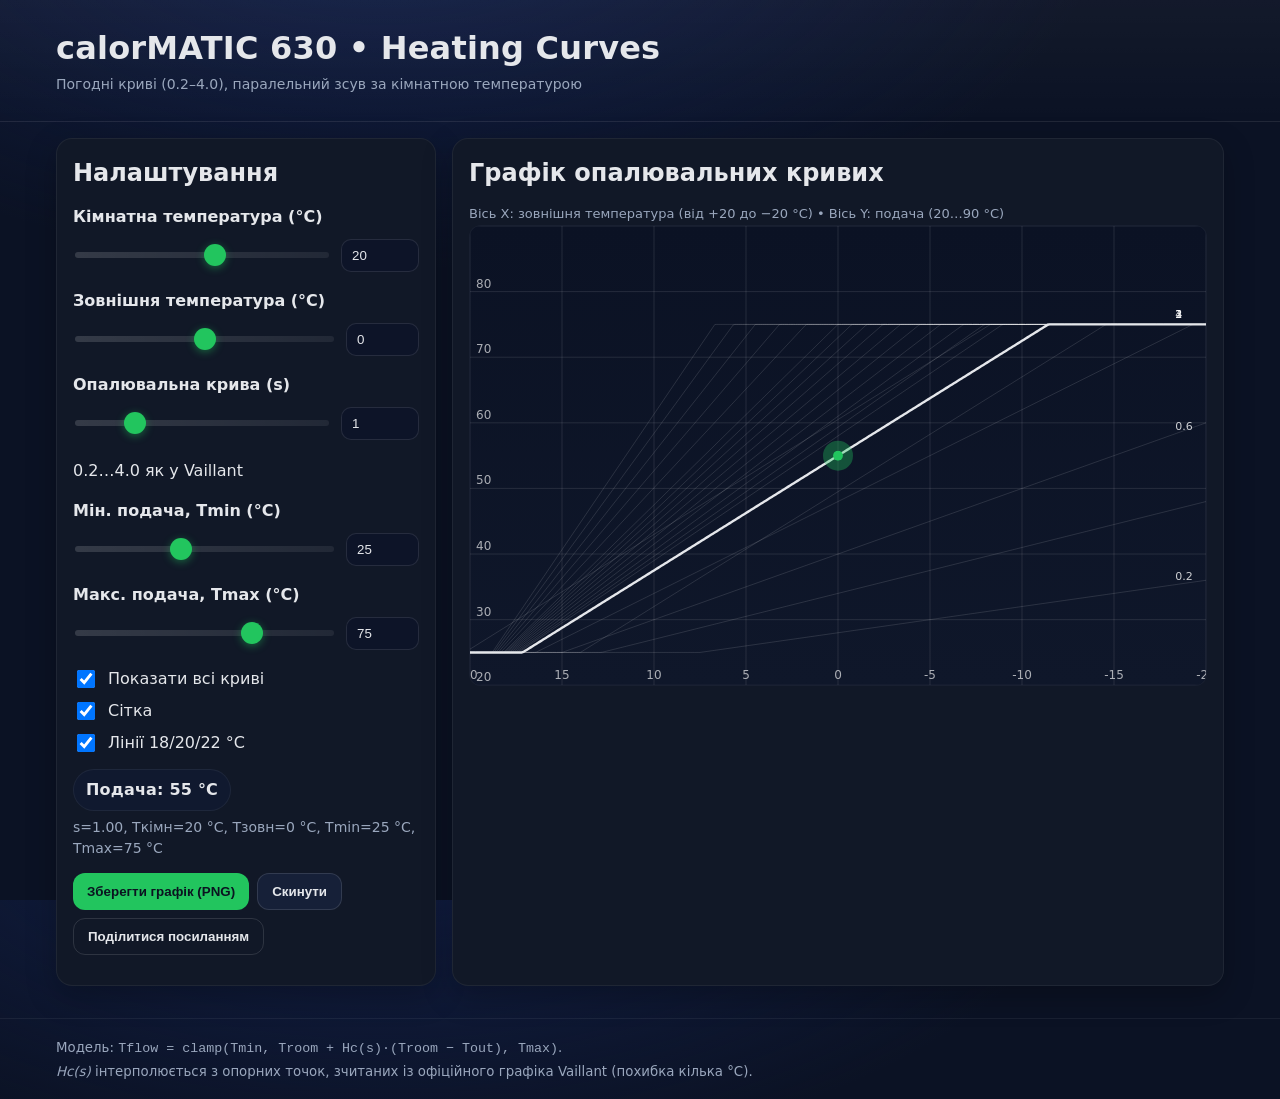
<file: app/index.html>
<!doctype html>
<html lang="uk">
<head>
  <meta charset="utf-8" />
  <meta name="viewport" content="width=device-width,initial-scale=1" />
  <title>calorMATIC 630 • Heating Curves</title>
  <link rel="stylesheet" href="styles.css" />
  <meta name="theme-color" content="#0b1224" />
</head>
<body>
  <header class="site-header">
    <div class="container">
      <h1>calorMATIC 630 • Heating Curves</h1>
      <p class="subtitle">Погодні криві (0.2–4.0), паралельний зсув за кімнатною температурою</p>
    </div>
  </header>

  <main class="container grid">
    <!-- Controls -->
    <section class="card controls">
      <h2>Налаштування</h2>

      <div class="field">
        <label for="room">Кімнатна температура (°C)</label>
        <div class="control">
          <input id="room" type="range" min="15" max="24" step="0.1" value="20">
          <input id="roomNum" class="num" type="number" min="15" max="24" step="0.1" value="20">
        </div>
      </div>

      <div class="field">
        <label for="tout">Зовнішня температура (°C)</label>
        <div class="control">
          <input id="tout" type="range" min="-20" max="20" step="1" value="0">
          <input id="toutNum" class="num" type="number" min="-20" max="20" step="1" value="0">
        </div>
      </div>

      <div class="field">
        <label for="slope">Опалювальна крива (s)</label>
        <div class="control">
          <input id="slope" type="range" min="0.2" max="4.0" step="0.1" value="1.0">
          <input id="slopeNum" class="num" type="number" min="0.2" max="4.0" step="0.1" value="1.0">
        </div>
        <p class="hint">0.2…4.0 як у Vaillant</p>
      </div>

      <div class="field">
        <label for="tmin">Мін. подача, Tmin (°C)</label>
        <div class="control">
          <input id="tmin" type="range" min="15" max="40" step="1" value="25">
          <input id="tminNum" class="num" type="number" min="15" max="40" step="1" value="25">
        </div>
      </div>

      <div class="field">
        <label for="tmax">Макс. подача, Tmax (°C)</label>
        <div class="control">
          <!-- ✅ як просили: мінімально допустиме значення для Tmax = 40 -->
          <input id="tmax" type="range" min="40" max="90" step="1" value="75">
          <input id="tmaxNum" class="num" type="number" min="40" max="90" step="1" value="75">
        </div>
      </div>

      <div class="switches">
        <label class="switch">
          <input id="showAll" type="checkbox" checked>
          <span>Показати всі криві</span>
        </label>
        <label class="switch">
          <input id="showGrid" type="checkbox" checked>
          <span>Сітка</span>
        </label>
        <label class="switch">
          <input id="showGuides" type="checkbox" checked>
          <span>Лінії 18/20/22 °C</span>
        </label>
      </div>

      <div class="result">
        <div class="pill" id="resultPill">Подача: — °C</div>
        <div class="meta" id="metaText">s=1.0, Tкімн=20.0 °C, Tзовн=0 °C, Tmin=25 °C, Tmax=75 °C</div>
      </div>

      <div class="actions">
        <button id="savePng" class="btn primary">Зберегти графік (PNG)</button>
        <button id="reset" class="btn">Скинути</button>
        <button id="share" class="btn ghost">Поділитися посиланням</button>
      </div>

    </section>

    
    <!-- Chart -->
    <section class="card chart">
      <div class="chart-head">
        <h2>Графік опалювальних кривих</h2>
        <span class="legend">Вісь X: зовнішня температура (від +20 до −20 °C) • Вісь Y: подача (20…90 °C)</span>
      </div>
      <div class="canvas-wrap">
        <canvas id="plot" aria-label="Heating curves chart"></canvas>
      </div>
    </section>
  </main>

  <footer class="site-footer">
    <div class="container">
      <small>
        Модель: <code>Tflow = clamp(Tmin, Troom + Hc(s)·(Troom − Tout), Tmax)</code>. <br />
        <em>Hc(s)</em> інтерполюється з опорних точок, зчитаних із офіційного графіка Vaillant (похибка кілька °C).
      </small>
    </div>
  </footer>

  <script src="app.js"></script>
</body>
</html>
</file>
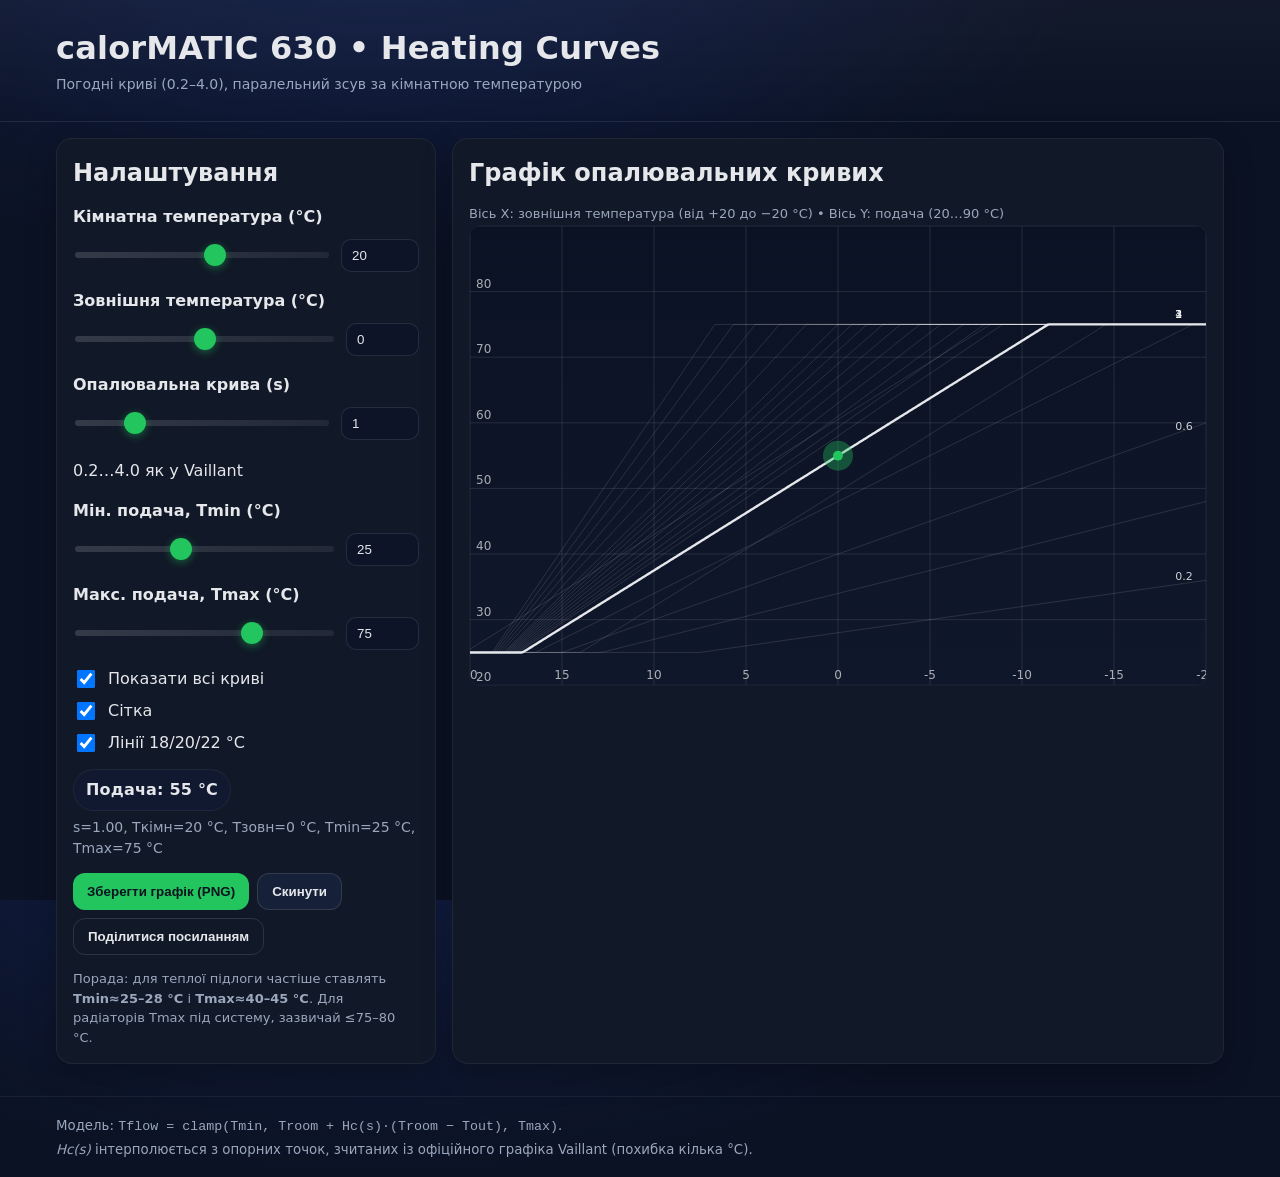
<file: docs/index.html>
<!doctype html>
<html lang="uk">
<head>
  <meta charset="utf-8" />
  <meta name="viewport" content="width=device-width,initial-scale=1" />
  <title>calorMATIC 630 • Heating Curves</title>
  <link rel="stylesheet" href="styles.css" />
  <meta name="theme-color" content="#0b1224" />
</head>
<body>
  <header class="site-header">
    <div class="container">
      <h1>calorMATIC 630 • Heating Curves</h1>
      <p class="subtitle">Погодні криві (0.2–4.0), паралельний зсув за кімнатною температурою</p>
    </div>
  </header>

  <main class="container grid">
    <!-- Controls -->
    <section class="card controls">
      <h2>Налаштування</h2>

      <div class="field">
        <label for="room">Кімнатна температура (°C)</label>
        <div class="control">
          <input id="room" type="range" min="15" max="24" step="0.1" value="20">
          <input id="roomNum" class="num" type="number" min="15" max="24" step="0.1" value="20">
        </div>
      </div>

      <div class="field">
        <label for="tout">Зовнішня температура (°C)</label>
        <div class="control">
          <input id="tout" type="range" min="-20" max="20" step="1" value="0">
          <input id="toutNum" class="num" type="number" min="-20" max="20" step="1" value="0">
        </div>
      </div>

      <div class="field">
        <label for="slope">Опалювальна крива (s)</label>
        <div class="control">
          <input id="slope" type="range" min="0.2" max="4.0" step="0.1" value="1.0">
          <input id="slopeNum" class="num" type="number" min="0.2" max="4.0" step="0.1" value="1.0">
        </div>
        <p class="hint">0.2…4.0 як у Vaillant</p>
      </div>

      <div class="field">
        <label for="tmin">Мін. подача, Tmin (°C)</label>
        <div class="control">
          <input id="tmin" type="range" min="15" max="40" step="1" value="25">
          <input id="tminNum" class="num" type="number" min="15" max="40" step="1" value="25">
        </div>
      </div>

      <div class="field">
        <label for="tmax">Макс. подача, Tmax (°C)</label>
        <div class="control">
          <!-- ✅ як просили: мінімально допустиме значення для Tmax = 40 -->
          <input id="tmax" type="range" min="40" max="90" step="1" value="75">
          <input id="tmaxNum" class="num" type="number" min="40" max="90" step="1" value="75">
        </div>
      </div>

      <div class="switches">
        <label class="switch">
          <input id="showAll" type="checkbox" checked>
          <span>Показати всі криві</span>
        </label>
        <label class="switch">
          <input id="showGrid" type="checkbox" checked>
          <span>Сітка</span>
        </label>
        <label class="switch">
          <input id="showGuides" type="checkbox" checked>
          <span>Лінії 18/20/22 °C</span>
        </label>
      </div>

      <div class="result">
        <div class="pill" id="resultPill">Подача: — °C</div>
        <div class="meta" id="metaText">s=1.0, Tкімн=20.0 °C, Tзовн=0 °C, Tmin=25 °C, Tmax=75 °C</div>
      </div>

      <div class="actions">
        <button id="savePng" class="btn primary">Зберегти графік (PNG)</button>
        <button id="reset" class="btn">Скинути</button>
        <button id="share" class="btn ghost">Поділитися посиланням</button>
      </div>

      <p class="footnote">
        Порада: для теплої підлоги частіше ставлять <strong>Tmin≈25–28 °C</strong> і <strong>Tmax≈40–45 °C</strong>.
        Для радіаторів Tmax під систему, зазвичай ≤75–80 °C.
      </p>
    </section>

    <!-- Chart -->
    <section class="card chart">
      <div class="chart-head">
        <h2>Графік опалювальних кривих</h2>
        <span class="legend">Вісь X: зовнішня температура (від +20 до −20 °C) • Вісь Y: подача (20…90 °C)</span>
      </div>
      <div class="canvas-wrap">
        <canvas id="plot" aria-label="Heating curves chart"></canvas>
      </div>
    </section>
  </main>

  <footer class="site-footer">
    <div class="container">
      <small>
        Модель: <code>Tflow = clamp(Tmin, Troom + Hc(s)·(Troom − Tout), Tmax)</code>. <br />
        <em>Hc(s)</em> інтерполюється з опорних точок, зчитаних із офіційного графіка Vaillant (похибка кілька °C).
      </small>
    </div>
  </footer>

  <script src="app.js"></script>
</body>
</html>
</file>
<file: app/styles.css>
:root{
  --bg:#0b1224;
  --panel:#0f172a;
  --card:#111827;
  --ink:#e5e7eb;
  --ink-dim:#9aa7bd;
  --accent:#22c55e;
  --accent-press:#16a34a;
  --line:#21304e;
  --pill:#10192f;
}

*{box-sizing:border-box}
html,body{height:100%}
body{
  margin:0;
  font:16px/1.5 system-ui, -apple-system, "Segoe UI", Roboto, "Helvetica Neue", Arial, "Noto Sans", "Apple Color Emoji","Segoe UI Emoji";
  color:var(--ink);
  background:radial-gradient(1200px 600px at 30% -10%, #12204a 0%, transparent 60%) , var(--bg);
}

.container{max-width:1200px;margin:0 auto;padding:16px}
.site-header{border-bottom:1px solid rgba(255,255,255,.06);background:linear-gradient(180deg,rgba(255,255,255,.03),transparent)}
.site-header h1{margin:8px 0 2px;font-weight:700;letter-spacing:.2px}
.subtitle{margin:0 0 10px;color:var(--ink-dim);font-size:14px}

.grid{
  display:grid;
  grid-template-columns:1fr;
  gap:16px;
}
@media (min-width: 960px){
  .grid{
    grid-template-columns: minmax(320px,380px) 1fr;
  }
}

.card{
  background:var(--card);
  border:1px solid rgba(255,255,255,.06);
  border-radius:16px;
  padding:16px;
  box-shadow:0 10px 30px rgba(0,0,0,.25);
}

.controls h2, .chart h2{margin:0 0 10px}
.chart .legend{color:var(--ink-dim);font-size:13px}

.field{margin:14px 0}
.field label{display:block;margin-bottom:6px;font-weight:600}
.control{display:flex;gap:10px;align-items:center}
.control input.num{
  width:90px;padding:8px 10px;border-radius:10px;border:1px solid rgba(255,255,255,.1);
  background:#0d1428;color:var(--ink);outline:none
}
.control input.num:focus{border-color:var(--accent)}

input[type=range]{appearance:none;width:100%;height:36px;background:transparent}
input[type=range]::-webkit-slider-runnable-track{
  height:6px;border-radius:999px;background:linear-gradient(90deg, rgba(255,255,255,.15), rgba(255,255,255,.07));
}
input[type=range]::-webkit-slider-thumb{
  -webkit-appearance:none;appearance:none;height:22px;width:22px;margin-top:-8px;border-radius:50%;
  background:var(--accent);box-shadow:0 2px 8px rgba(34,197,94,.45);border:none
}
input[type=range]::-moz-range-track{
  height:6px;border-radius:999px;background:linear-gradient(90deg, rgba(255,255,255,.15), rgba(255,255,255,.07));
}
input[type=range]::-moz-range-thumb{
  height:22px;width:22px;border-radius:50%;border:none;background:var(--accent);box-shadow:0 2px 8px rgba(34,197,94,.45)
}

.switches{display:grid;gap:8px;margin:14px 0}
.switch{display:flex;gap:10px;align-items:center}
.switch input{width:18px;height:18px}

.result{margin:14px 0 6px}
.pill{
  display:inline-block;padding:8px 12px;border-radius:999px;background:var(--pill);
  border:1px solid rgba(255,255,255,.06);font-weight:700;letter-spacing:.2px
}
.meta{margin-top:6px;color:var(--ink-dim);font-size:14px}

.actions{display:flex;flex-wrap:wrap;gap:8px;margin:14px 0}
.btn{
  padding:10px 14px;border-radius:12px;border:1px solid rgba(255,255,255,.12);
  background:#162038;color:var(--ink);cursor:pointer;font-weight:700
}
.btn:hover{filter:brightness(1.04)}
.btn.primary{background:var(--accent);color:#0b1320;border:none}
.btn.primary:active{background:var(--accent-press)}
.btn.ghost{background:transparent}

.footnote{color:var(--ink-dim);font-size:13px;margin:8px 0 0}

.canvas-wrap{position:relative;width:100%;aspect-ratio: 16/10;border-radius:12px;overflow:hidden;border:1px solid rgba(255,255,255,.06);background:#0b1224}
#plot{display:block;width:100%;height:100%}

.site-footer{border-top:1px solid rgba(255,255,255,.06);margin-top:16px}
.site-footer small{color:var(--ink-dim)}
</file>
<file: docs/styles.css>
:root{
  --bg:#0b1224;
  --panel:#0f172a;
  --card:#111827;
  --ink:#e5e7eb;
  --ink-dim:#9aa7bd;
  --accent:#22c55e;
  --accent-press:#16a34a;
  --line:#21304e;
  --pill:#10192f;
}

*{box-sizing:border-box}
html,body{height:100%}
body{
  margin:0;
  font:16px/1.5 system-ui, -apple-system, "Segoe UI", Roboto, "Helvetica Neue", Arial, "Noto Sans", "Apple Color Emoji","Segoe UI Emoji";
  color:var(--ink);
  background:radial-gradient(1200px 600px at 30% -10%, #12204a 0%, transparent 60%) , var(--bg);
}

.container{max-width:1200px;margin:0 auto;padding:16px}
.site-header{border-bottom:1px solid rgba(255,255,255,.06);background:linear-gradient(180deg,rgba(255,255,255,.03),transparent)}
.site-header h1{margin:8px 0 2px;font-weight:700;letter-spacing:.2px}
.subtitle{margin:0 0 10px;color:var(--ink-dim);font-size:14px}

.grid{
  display:grid;
  grid-template-columns:1fr;
  gap:16px;
}
@media (min-width: 960px){
  .grid{
    grid-template-columns: minmax(320px,380px) 1fr;
  }
}

.card{
  background:var(--card);
  border:1px solid rgba(255,255,255,.06);
  border-radius:16px;
  padding:16px;
  box-shadow:0 10px 30px rgba(0,0,0,.25);
}

.controls h2, .chart h2{margin:0 0 10px}
.chart .legend{color:var(--ink-dim);font-size:13px}

.field{margin:14px 0}
.field label{display:block;margin-bottom:6px;font-weight:600}
.control{display:flex;gap:10px;align-items:center}
.control input.num{
  width:90px;padding:8px 10px;border-radius:10px;border:1px solid rgba(255,255,255,.1);
  background:#0d1428;color:var(--ink);outline:none
}
.control input.num:focus{border-color:var(--accent)}

input[type=range]{appearance:none;width:100%;height:36px;background:transparent}
input[type=range]::-webkit-slider-runnable-track{
  height:6px;border-radius:999px;background:linear-gradient(90deg, rgba(255,255,255,.15), rgba(255,255,255,.07));
}
input[type=range]::-webkit-slider-thumb{
  -webkit-appearance:none;appearance:none;height:22px;width:22px;margin-top:-8px;border-radius:50%;
  background:var(--accent);box-shadow:0 2px 8px rgba(34,197,94,.45);border:none
}
input[type=range]::-moz-range-track{
  height:6px;border-radius:999px;background:linear-gradient(90deg, rgba(255,255,255,.15), rgba(255,255,255,.07));
}
input[type=range]::-moz-range-thumb{
  height:22px;width:22px;border-radius:50%;border:none;background:var(--accent);box-shadow:0 2px 8px rgba(34,197,94,.45)
}

.switches{display:grid;gap:8px;margin:14px 0}
.switch{display:flex;gap:10px;align-items:center}
.switch input{width:18px;height:18px}

.result{margin:14px 0 6px}
.pill{
  display:inline-block;padding:8px 12px;border-radius:999px;background:var(--pill);
  border:1px solid rgba(255,255,255,.06);font-weight:700;letter-spacing:.2px
}
.meta{margin-top:6px;color:var(--ink-dim);font-size:14px}

.actions{display:flex;flex-wrap:wrap;gap:8px;margin:14px 0}
.btn{
  padding:10px 14px;border-radius:12px;border:1px solid rgba(255,255,255,.12);
  background:#162038;color:var(--ink);cursor:pointer;font-weight:700
}
.btn:hover{filter:brightness(1.04)}
.btn.primary{background:var(--accent);color:#0b1320;border:none}
.btn.primary:active{background:var(--accent-press)}
.btn.ghost{background:transparent}

.footnote{color:var(--ink-dim);font-size:13px;margin:8px 0 0}

.canvas-wrap{position:relative;width:100%;aspect-ratio: 16/10;border-radius:12px;overflow:hidden;border:1px solid rgba(255,255,255,.06);background:#0b1224}
#plot{display:block;width:100%;height:100%}

.site-footer{border-top:1px solid rgba(255,255,255,.06);margin-top:16px}
.site-footer small{color:var(--ink-dim)}
</file>
